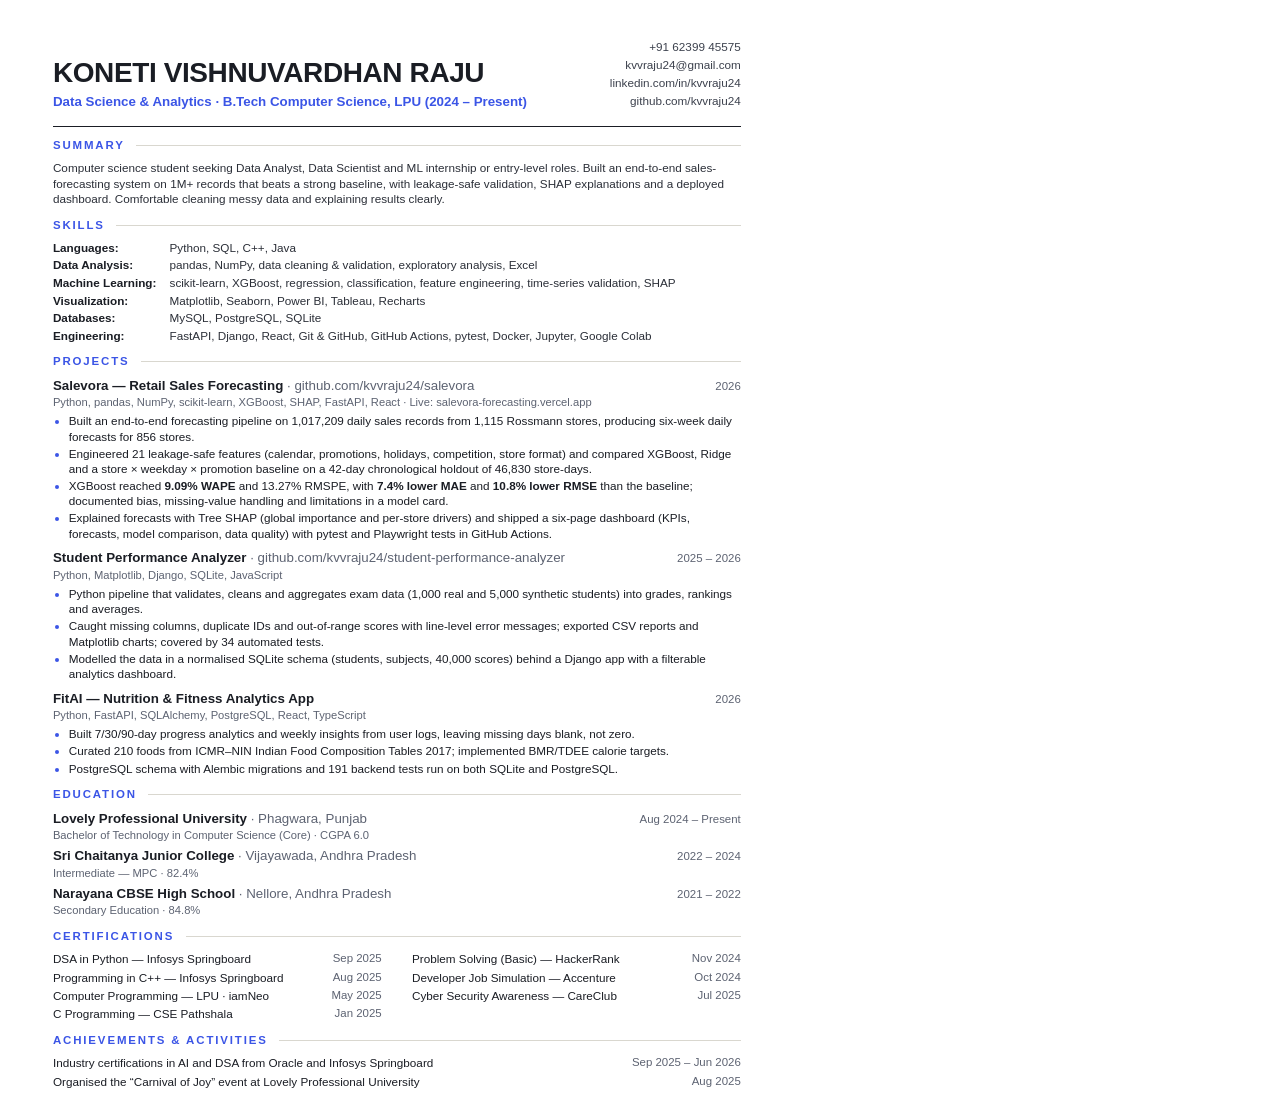
<file: cv/cv.html>
<!doctype html>
<html lang="en">
<head>
<meta charset="UTF-8">
<title>Koneti Vishnuvardhan Raju — CV</title>
<!-- Source for ../vishnu-raju-cv.pdf. Rebuild with: node cv/build-cv.js -->
<style>
  @page { size: A4; margin: 0; }
  * { box-sizing: border-box; }
  html, body { margin: 0; }
  body {
    width: 210mm; padding: 10mm 14mm 6mm;
    font-family: "Helvetica Neue", Helvetica, Arial, sans-serif; font-size: 8.8pt; line-height: 1.3; color: #1a1d24;
    -webkit-print-color-adjust: exact; print-color-adjust: exact;
  }
  a { color: inherit; text-decoration: none; }
  header { display: flex; justify-content: space-between; align-items: flex-end; gap: 12mm; padding-bottom: 4mm; border-bottom: 1.4pt solid #1a1d24; }
  h1 { margin: 0; font-size: 21pt; letter-spacing: -0.3pt; line-height: 1.05; }
  .role { margin-top: 1.5mm; font-size: 10pt; color: #3b55e6; font-weight: 600; }
  .contact { text-align: right; font-size: 8.8pt; line-height: 1.55; color: #3c414d; }
  section { margin-top: 3mm; }
  h2 {
    margin: 0 0 2mm; font-size: 8.6pt; letter-spacing: 1.4pt; text-transform: uppercase; color: #3b55e6;
    display: flex; align-items: center; gap: 3mm;
  }
  h2::after { content: ""; flex: 1; height: 0.6pt; background: #d9d7cf; }
  p { margin: 0; }
  .summary { color: #2b2f38; }
  .skills { display: grid; gap: 0.6mm; color: #2b2f38; }
  .skills b { color: #1a1d24; display: inline-block; min-width: 30mm; }
  .item + .item { margin-top: 2.2mm; }
  .item-head { display: flex; justify-content: space-between; align-items: baseline; gap: 4mm; }
  .item-head h3 { margin: 0; font-size: 10pt; }
  .item-head h3 span { font-weight: 400; color: #5d6372; }
  .date { font-size: 8.6pt; color: #5d6372; white-space: nowrap; }
  .stack { font-size: 8.4pt; color: #5d6372; margin-top: 0.3mm; }
  ul { margin: 1mm 0 0; padding-left: 4.2mm; }
  li { margin-top: 0.5mm; }
  li::marker { color: #3b55e6; }
  .two { display: grid; grid-template-columns: 1fr 1fr; gap: 0 8mm; }
  .certs { display: grid; grid-template-columns: 1fr 1fr; gap: 0.8mm 8mm; }
  .edu { display: grid; grid-template-columns: 1fr; gap: 1.2mm; }
  .edu .item + .item { margin-top: 0; }
  .list-row { display: flex; justify-content: space-between; gap: 4mm; }
  
  .muted { color: #5d6372; }
</style>
</head>
<body>

<header>
  <div>
    <h1>KONETI VISHNUVARDHAN RAJU</h1>
    <div class="role">Data Science &amp; Analytics · B.Tech Computer Science, LPU (2024 – Present)</div>
  </div>
  <div class="contact">
    <div><a href="tel:+916239945575">+91 62399 45575</a></div>
    <div><a href="mailto:kvvraju24@gmail.com">kvvraju24@gmail.com</a></div>
    <div><a href="https://www.linkedin.com/in/kvvraju24">linkedin.com/in/kvvraju24</a></div>
    <div><a href="https://github.com/kvvraju24">github.com/kvvraju24</a></div>
  </div>
</header>

<section>
  <h2>Summary</h2>
  <p class="summary">Computer science student seeking Data Analyst, Data Scientist and ML internship or entry-level roles. Built an end-to-end sales-forecasting system on 1M+ records that beats a strong baseline, with leakage-safe validation, SHAP explanations and a deployed dashboard. Comfortable cleaning messy data and explaining results clearly.</p>
</section>

<section>
  <h2>Skills</h2>
  <div class="skills">
    <p><b>Languages:</b> Python, SQL, C++, Java</p>
    <p><b>Data Analysis:</b> pandas, NumPy, data cleaning &amp; validation, exploratory analysis, Excel</p>
    <p><b>Machine Learning:</b> scikit-learn, XGBoost, regression, classification, feature engineering, time-series validation, SHAP</p>
    <p><b>Visualization:</b> Matplotlib, Seaborn, Power BI, Tableau, Recharts</p>
    <p><b>Databases:</b> MySQL, PostgreSQL, SQLite</p>
    <p><b>Engineering:</b> FastAPI, Django, React, Git &amp; GitHub, GitHub Actions, pytest, Docker, Jupyter, Google Colab</p>
  </div>
</section>

<section>
  <h2>Projects</h2>

  <div class="item">
    <div class="item-head"><h3>Salevora — Retail Sales Forecasting <span>· github.com/kvvraju24/salevora</span></h3><span class="date">2026</span></div>
    <div class="stack">Python, pandas, NumPy, scikit-learn, XGBoost, SHAP, FastAPI, React · Live: salevora-forecasting.vercel.app</div>
    <ul>
      <li>Built an end-to-end forecasting pipeline on 1,017,209 daily sales records from 1,115 Rossmann stores, producing six-week daily forecasts for 856 stores.</li>
      <li>Engineered 21 leakage-safe features (calendar, promotions, holidays, competition, store format) and compared XGBoost, Ridge and a store × weekday × promotion baseline on a 42-day chronological holdout of 46,830 store-days.</li>
      <li>XGBoost reached <b>9.09% WAPE</b> and 13.27% RMSPE, with <b>7.4% lower MAE</b> and <b>10.8% lower RMSE</b> than the baseline; documented bias, missing-value handling and limitations in a model card.</li>
      <li>Explained forecasts with Tree SHAP (global importance and per-store drivers) and shipped a six-page dashboard (KPIs, forecasts, model comparison, data quality) with pytest and Playwright tests in GitHub Actions.</li>
    </ul>
  </div>

  <div class="item">
    <div class="item-head"><h3>Student Performance Analyzer <span>· github.com/kvvraju24/student-performance-analyzer</span></h3><span class="date">2025 – 2026</span></div>
    <div class="stack">Python, Matplotlib, Django, SQLite, JavaScript</div>
    <ul>
      <li>Python pipeline that validates, cleans and aggregates exam data (1,000 real and 5,000 synthetic students) into grades, rankings and averages.</li>
      <li>Caught missing columns, duplicate IDs and out-of-range scores with line-level error messages; exported CSV reports and Matplotlib charts; covered by 34 automated tests.</li>
      <li>Modelled the data in a normalised SQLite schema (students, subjects, 40,000 scores) behind a Django app with a filterable analytics dashboard.</li>
    </ul>
  </div>

  <div class="item">
    <div class="item-head"><h3>FitAI — Nutrition &amp; Fitness Analytics App</h3><span class="date">2026</span></div>
    <div class="stack">Python, FastAPI, SQLAlchemy, PostgreSQL, React, TypeScript</div>
    <ul>
      <li>Built 7/30/90-day progress analytics and weekly insights from user logs, leaving missing days blank, not zero.</li>
      <li>Curated 210 foods from ICMR–NIN Indian Food Composition Tables 2017; implemented BMR/TDEE calorie targets.</li>
      <li>PostgreSQL schema with Alembic migrations and 191 backend tests run on both SQLite and PostgreSQL.</li>
    </ul>
  </div>
</section>

<section>
  <h2>Education</h2>
  <div class="edu">
    <div class="item">
      <div class="item-head"><h3>Lovely Professional University <span>· Phagwara, Punjab</span></h3><span class="date">Aug 2024 – Present</span></div>
      <div class="stack">Bachelor of Technology in Computer Science (Core) · CGPA 6.0</div>
    </div>
    <div class="item">
      <div class="item-head"><h3>Sri Chaitanya Junior College <span>· Vijayawada, Andhra Pradesh</span></h3><span class="date">2022 – 2024</span></div>
      <div class="stack">Intermediate — MPC · 82.4%</div>
    </div>
    <div class="item">
      <div class="item-head"><h3>Narayana CBSE High School <span>· Nellore, Andhra Pradesh</span></h3><span class="date">2021 – 2022</span></div>
      <div class="stack">Secondary Education · 84.8%</div>
    </div>
  </div>
</section>

<section>
  <h2>Certifications</h2>
  <div class="certs">
    <div class="list-row"><span>DSA in Python — Infosys Springboard</span><span class="date">Sep 2025</span></div>
    <div class="list-row"><span>Problem Solving (Basic) — HackerRank</span><span class="date">Nov 2024</span></div>
    <div class="list-row"><span>Programming in C++ — Infosys Springboard</span><span class="date">Aug 2025</span></div>
    <div class="list-row"><span>Developer Job Simulation — Accenture</span><span class="date">Oct 2024</span></div>
    <div class="list-row"><span>Computer Programming — LPU · iamNeo</span><span class="date">May 2025</span></div>
    <div class="list-row"><span>Cyber Security Awareness — CareClub</span><span class="date">Jul 2025</span></div>
    <div class="list-row"><span>C Programming — CSE Pathshala</span><span class="date">Jan 2025</span></div>
  </div>
</section>

<section>
  <h2>Achievements &amp; Activities</h2>
  <div class="list-row"><span>Industry certifications in AI and DSA from Oracle and Infosys Springboard</span><span class="date">Sep 2025 – Jun 2026</span></div>
  <div class="list-row" style="margin-top:0.8mm"><span>Organised the “Carnival of Joy” event at Lovely Professional University</span><span class="date">Aug 2025</span></div>
</section>

</body>
</html>
</file>
